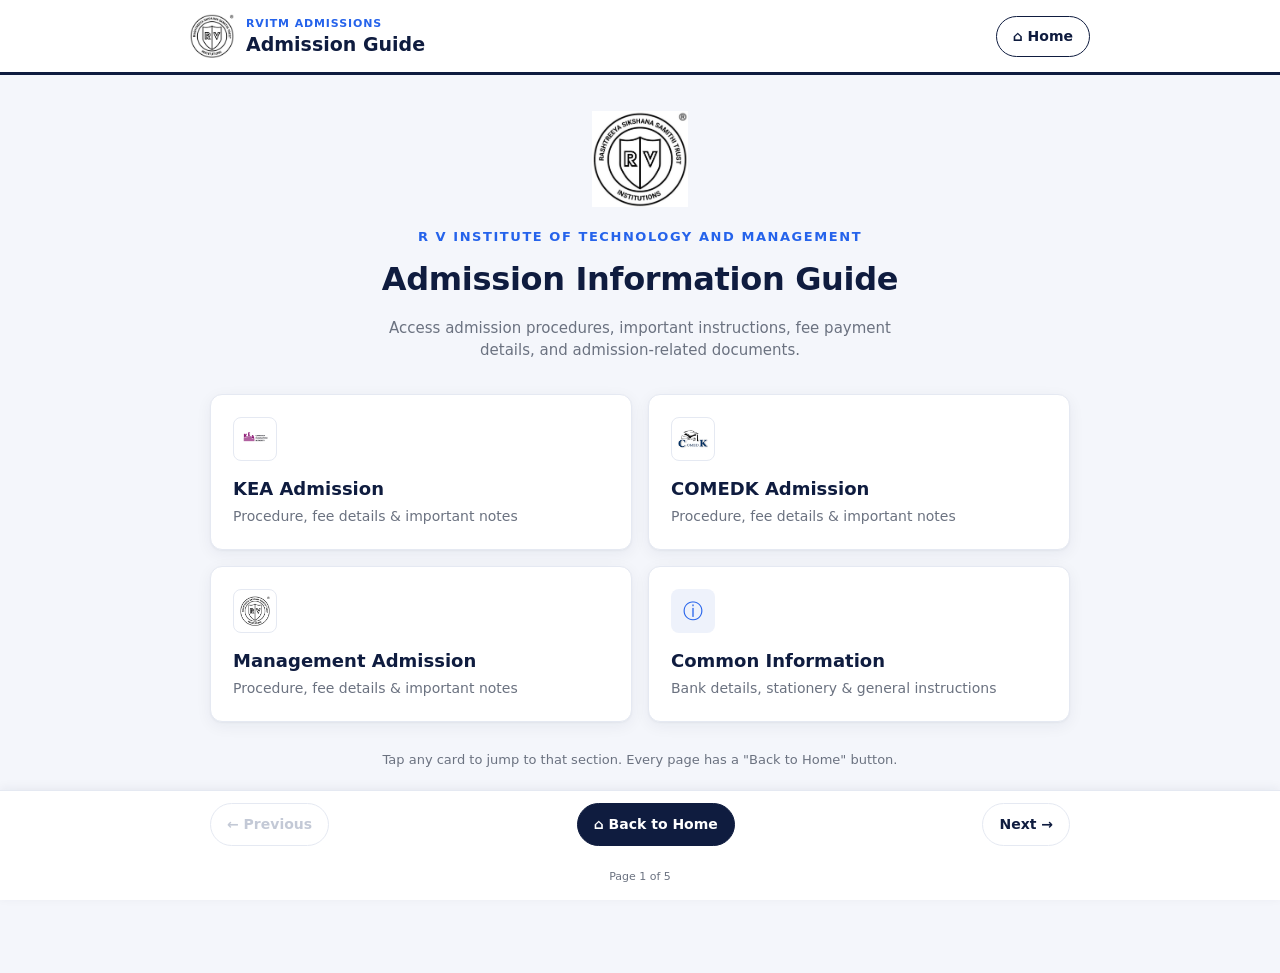
<file: index.html>
<!DOCTYPE html>
<html lang="en">
<head>
<meta charset="UTF-8">
<meta name="viewport" content="width=device-width, initial-scale=1">
<title>Admission Information Guide — RVITM Admissions</title>
<link rel="stylesheet" href="styles.css">
</head>
<body>

<header class="site-header">
  <div class="site-header-inner">
    <div class="brand">
      <img src="assets/rvitm-logo.jpeg" alt="RVITM crest">
      <div class="brand-text">
        <p class="eyebrow">RVITM Admissions</p>
        <p class="title">Admission Guide</p>
      </div>
    </div>
    <a class="home-btn" href="index.html">⌂ Home</a>
  </div>
</header>
<main>
  <div class="home-hero">
    <img class="home-crest" src="assets/rvitm-logo.jpeg" alt="R V Institute of Technology and Management crest">
    <p class="eyebrow">R V Institute of Technology and Management</p>
    <h1>Admission Information Guide</h1>
    <p class="subtitle">Access admission procedures, important instructions, fee payment details, and admission-related documents.</p>
  </div>

  <div class="card-grid">
    <a class="nav-card" href="kea.html">
      <div class="icon-badge logo-badge" aria-hidden="true"><img src="assets/kea-logo.png" alt="KEA logo"></div>
      <h2>KEA Admission</h2>
      <p>Procedure, fee details &amp; important notes</p>
    </a>
    <a class="nav-card" href="comedk.html">
      <div class="icon-badge logo-badge" aria-hidden="true"><img src="assets/comedk-logo.jpeg" alt="COMEDK logo"></div>
      <h2>COMEDK Admission</h2>
      <p>Procedure, fee details &amp; important notes</p>
    </a>
    <a class="nav-card" href="management.html">
      <div class="icon-badge logo-badge" aria-hidden="true"><img src="assets/rvitm-logo.jpeg" alt="RVITM logo"></div>
      <h2>Management Admission</h2>
      <p>Procedure, fee details &amp; important notes</p>
    </a>
    <a class="nav-card" href="common-info.html">
      <div class="icon-badge" aria-hidden="true">ⓘ</div>
      <h2>Common Information</h2>
      <p>Bank details, stationery &amp; general instructions</p>
    </a>
  </div>

  <p class="tap-hint">Tap any card to jump to that section. Every page has a "Back to Home" button.</p>

  <p class="site-footer-text">Rashtreeya Sikshana Samithi Trust · www.rvitm.edu.in</p></main>

<nav class="footer-nav" aria-label="Page navigation">
  <div class="footer-nav-inner">
    <span class="footer-btn is-disabled">← Previous</span>
    <a class="footer-btn home" href="index.html">⌂ Back to Home</a>
    <a class="footer-btn" href="kea.html">Next →</a>
  </div>
  <p class="page-count">Page 1 of 5</p>
</nav>

<script src="script.js"></script>
</body>
</html>
</file>
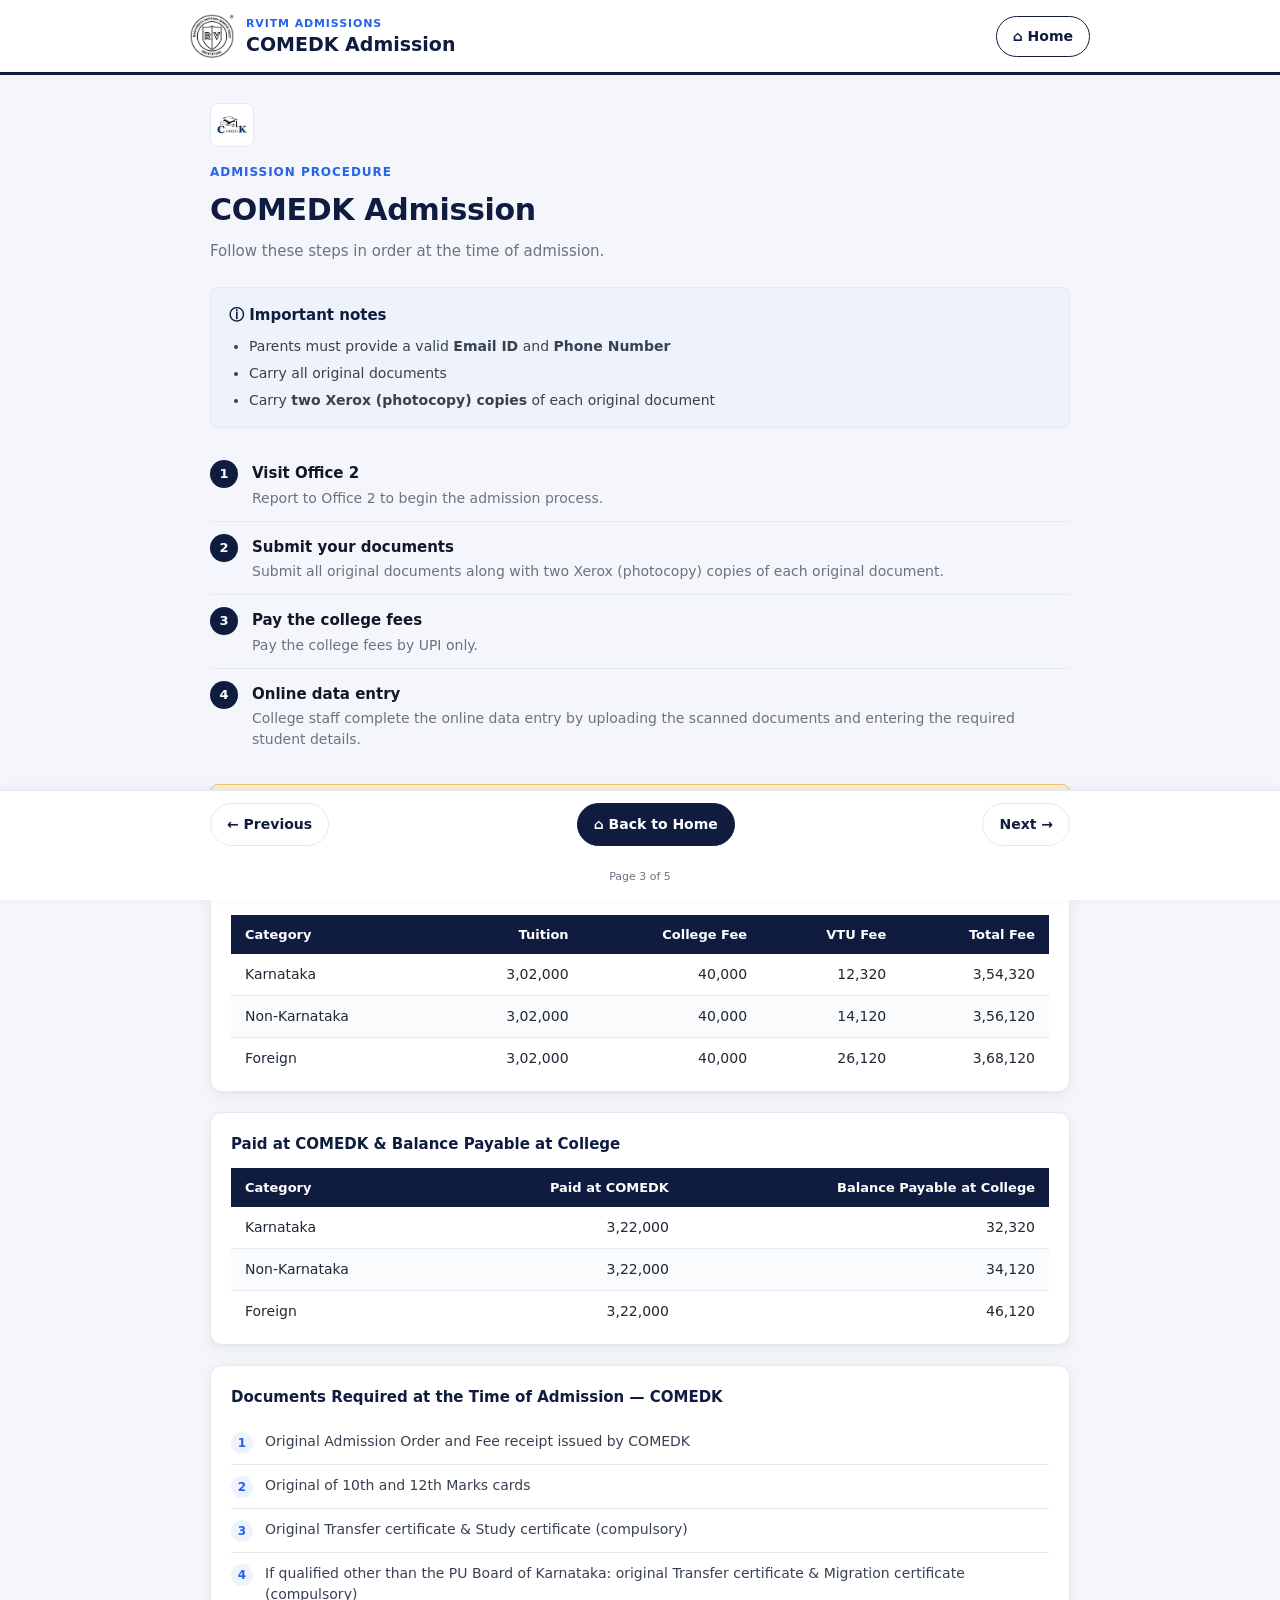
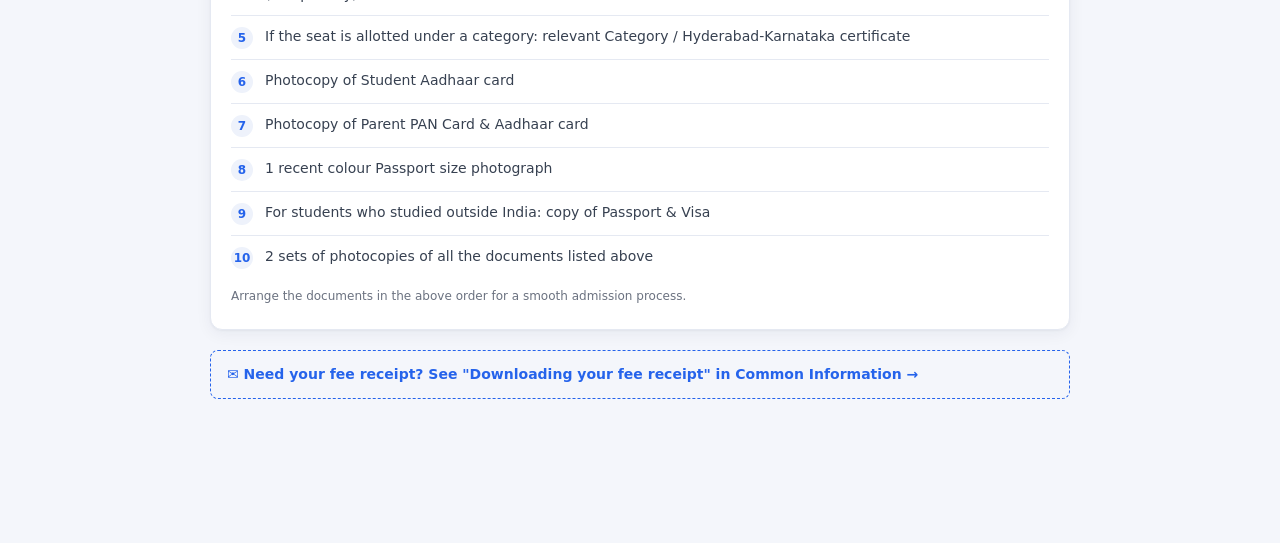
<file: comedk.html>
<!DOCTYPE html>
<html lang="en">
<head>
<meta charset="UTF-8">
<meta name="viewport" content="width=device-width, initial-scale=1">
<title>COMEDK Admission — RVITM Admissions</title>
<link rel="stylesheet" href="styles.css">
</head>
<body>

<header class="site-header">
  <div class="site-header-inner">
    <div class="brand">
      <img src="assets/rvitm-logo.jpeg" alt="RVITM crest">
      <div class="brand-text">
        <p class="eyebrow">RVITM Admissions</p>
        <p class="title">COMEDK Admission</p>
      </div>
    </div>
    <a class="home-btn" href="index.html">⌂ Home</a>
  </div>
</header>
<main>
  <div class="icon-badge logo-badge" aria-hidden="true"><img src="assets/comedk-logo.jpeg" alt="COMEDK logo"></div>
  <p class="page-label">Admission Procedure</p>
  <h1 class="page-heading">COMEDK Admission</h1>
  <p class="page-intro">Follow these steps in order at the time of admission.</p>

  <div class="note-box">
    <h3>ⓘ Important notes</h3>
    <ul>
      <li>Parents must provide a valid <strong>Email ID</strong> and <strong>Phone Number</strong></li>
      <li>Carry all original documents</li>
      <li>Carry <strong>two Xerox (photocopy) copies</strong> of each original document</li>
    </ul>
  </div>

  <ol class="steps">
    <li>
      <span class="step-num">1</span>
      <div class="step-body">
        <h3>Visit Office 2</h3>
        <p>Report to Office 2 to begin the admission process.</p>
      </div>
    </li>
    <li>
      <span class="step-num">2</span>
      <div class="step-body">
        <h3>Submit your documents</h3>
        <p>Submit all original documents along with two Xerox (photocopy) copies of each original document.</p>
      </div>
    </li>
    <li>
      <span class="step-num">3</span>
      <div class="step-body">
        <h3>Pay the college fees</h3>
        <p>Pay the college fees by UPI only.</p>
      </div>
    </li>
    <li>
      <span class="step-num">4</span>
      <div class="step-body">
        <h3>Online data entry</h3>
        <p>College staff complete the online data entry by uploading the scanned documents and entering the required student details.</p>
      </div>
    </li>
  </ol>

  <div class="warning-box">
    <strong>⚠ Important:</strong> Pay college fees by UPI only.
  </div>

  <div class="table-card">
    <h3>COMEDK Fee Structure, by Category</h3>
    <div class="table-scroll">
      <table class="data-table">
        <thead>
          <tr><th>Category</th><th>Tuition</th><th>College Fee</th><th>VTU Fee</th><th>Total Fee</th></tr>
        </thead>
        <tbody>
          <tr><td>Karnataka</td><td>3,02,000</td><td>40,000</td><td>12,320</td><td>3,54,320</td></tr>
          <tr><td>Non-Karnataka</td><td>3,02,000</td><td>40,000</td><td>14,120</td><td>3,56,120</td></tr>
          <tr><td>Foreign</td><td>3,02,000</td><td>40,000</td><td>26,120</td><td>3,68,120</td></tr>
        </tbody>
      </table>
    </div>
  </div>

  <div class="table-card">
    <h3>Paid at COMEDK &amp; Balance Payable at College</h3>
    <div class="table-scroll">
      <table class="data-table">
        <thead>
          <tr><th>Category</th><th>Paid at COMEDK</th><th>Balance Payable at College</th></tr>
        </thead>
        <tbody>
          <tr><td>Karnataka</td><td>3,22,000</td><td>32,320</td></tr>
          <tr><td>Non-Karnataka</td><td>3,22,000</td><td>34,120</td></tr>
          <tr><td>Foreign</td><td>3,22,000</td><td>46,120</td></tr>
        </tbody>
      </table>
    </div>
  </div>

  <div class="table-card">
    <h3>Documents Required at the Time of Admission — COMEDK</h3>
    <ol class="doc-list">
      <li><span class="doc-num">1</span><span>Original Admission Order and Fee receipt issued by COMEDK</span></li>
      <li><span class="doc-num">2</span><span>Original of 10th and 12th Marks cards</span></li>
      <li><span class="doc-num">3</span><span>Original Transfer certificate &amp; Study certificate (compulsory)</span></li>
      <li><span class="doc-num">4</span><span>If qualified other than the PU Board of Karnataka: original Transfer certificate &amp; Migration certificate (compulsory)</span></li>
      <li><span class="doc-num">5</span><span>If the seat is allotted under a category: relevant Category / Hyderabad-Karnataka certificate</span></li>
      <li><span class="doc-num">6</span><span>Photocopy of Student Aadhaar card</span></li>
      <li><span class="doc-num">7</span><span>Photocopy of Parent PAN Card &amp; Aadhaar card</span></li>
      <li><span class="doc-num">8</span><span>1 recent colour Passport size photograph</span></li>
      <li><span class="doc-num">9</span><span>For students who studied outside India: copy of Passport &amp; Visa</span></li>
      <li><span class="doc-num">10</span><span>2 sets of photocopies of all the documents listed above</span></li>
    </ol>
    <p class="table-caption">Arrange the documents in the above order for a smooth admission process.</p>
  </div>

  <a class="callout-link" href="common-info.html#fee-receipt">✉ Need your fee receipt? See "Downloading your fee receipt" in Common Information →</a></main>

<nav class="footer-nav" aria-label="Page navigation">
  <div class="footer-nav-inner">
    <a class="footer-btn" href="kea.html">← Previous</a>
    <a class="footer-btn home" href="index.html">⌂ Back to Home</a>
    <a class="footer-btn" href="management.html">Next →</a>
  </div>
  <p class="page-count">Page 3 of 5</p>
</nav>

<script src="script.js"></script>
</body>
</html>
</file>
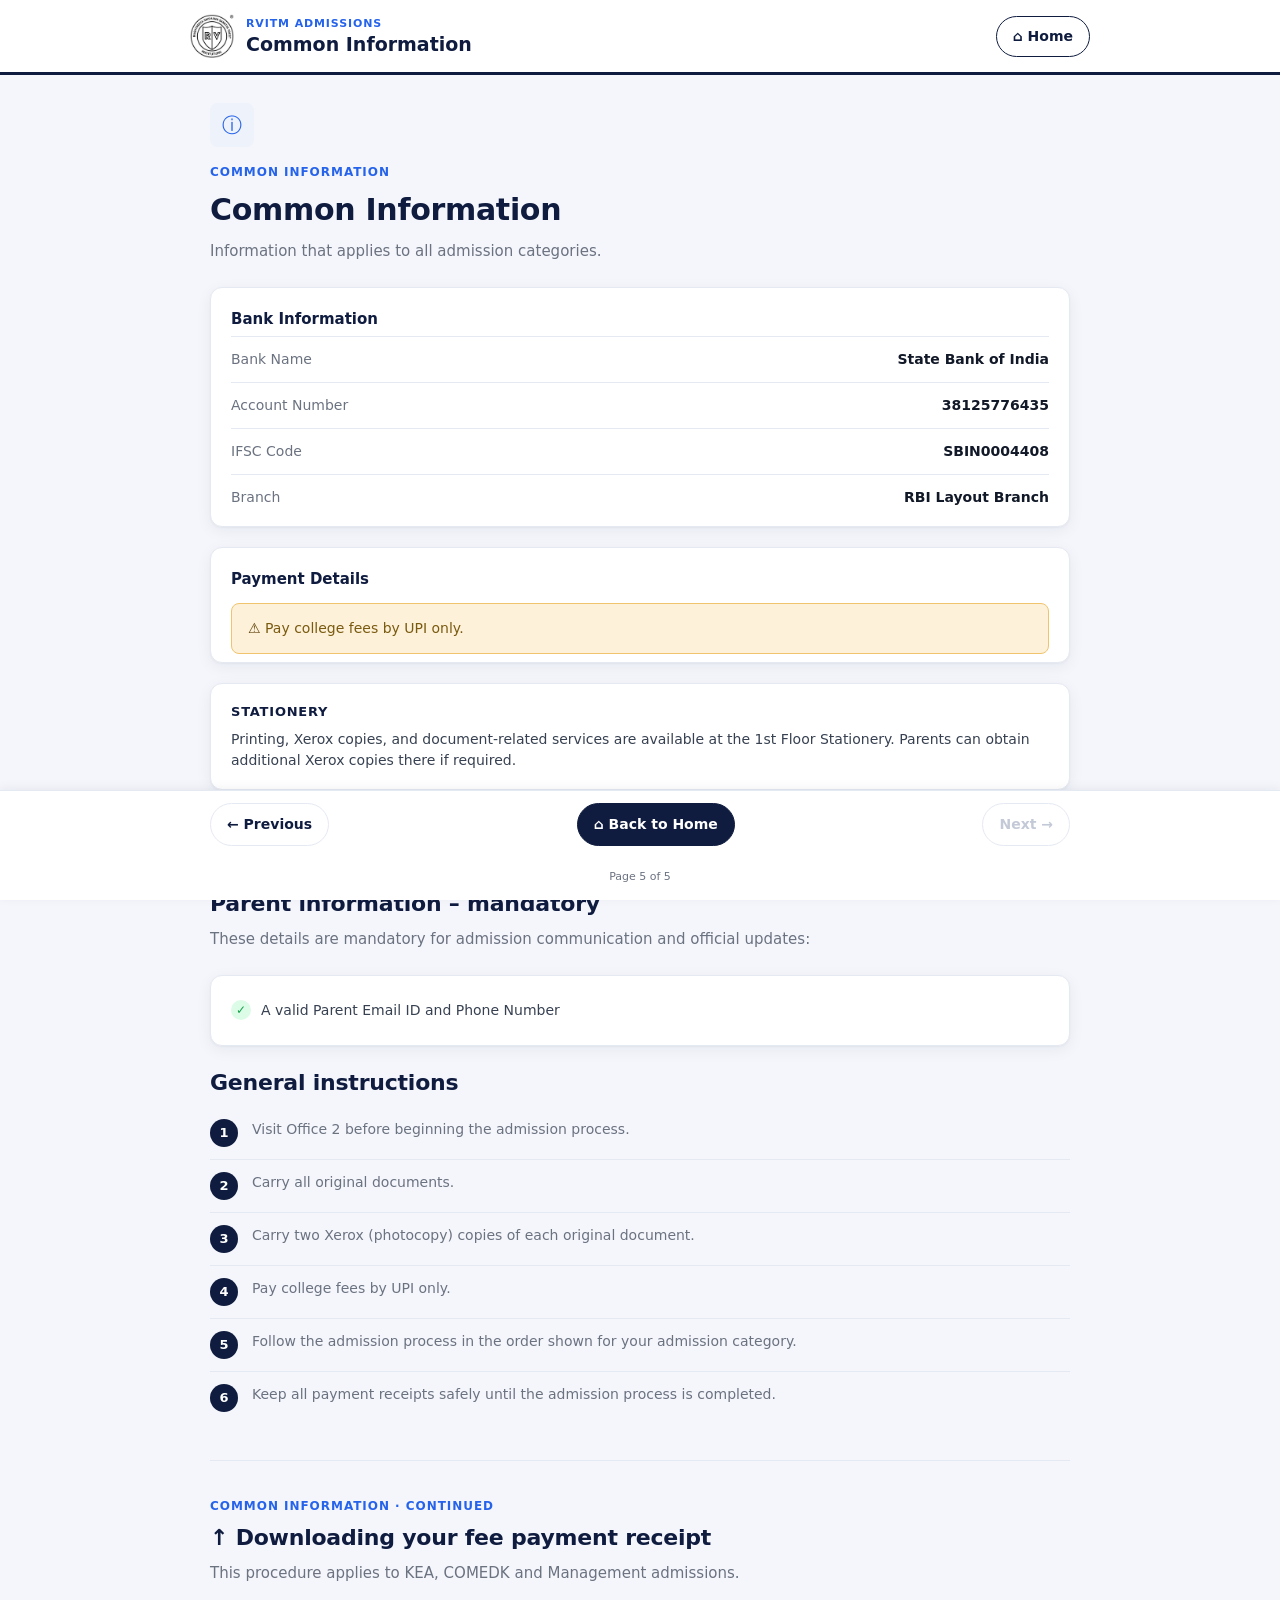
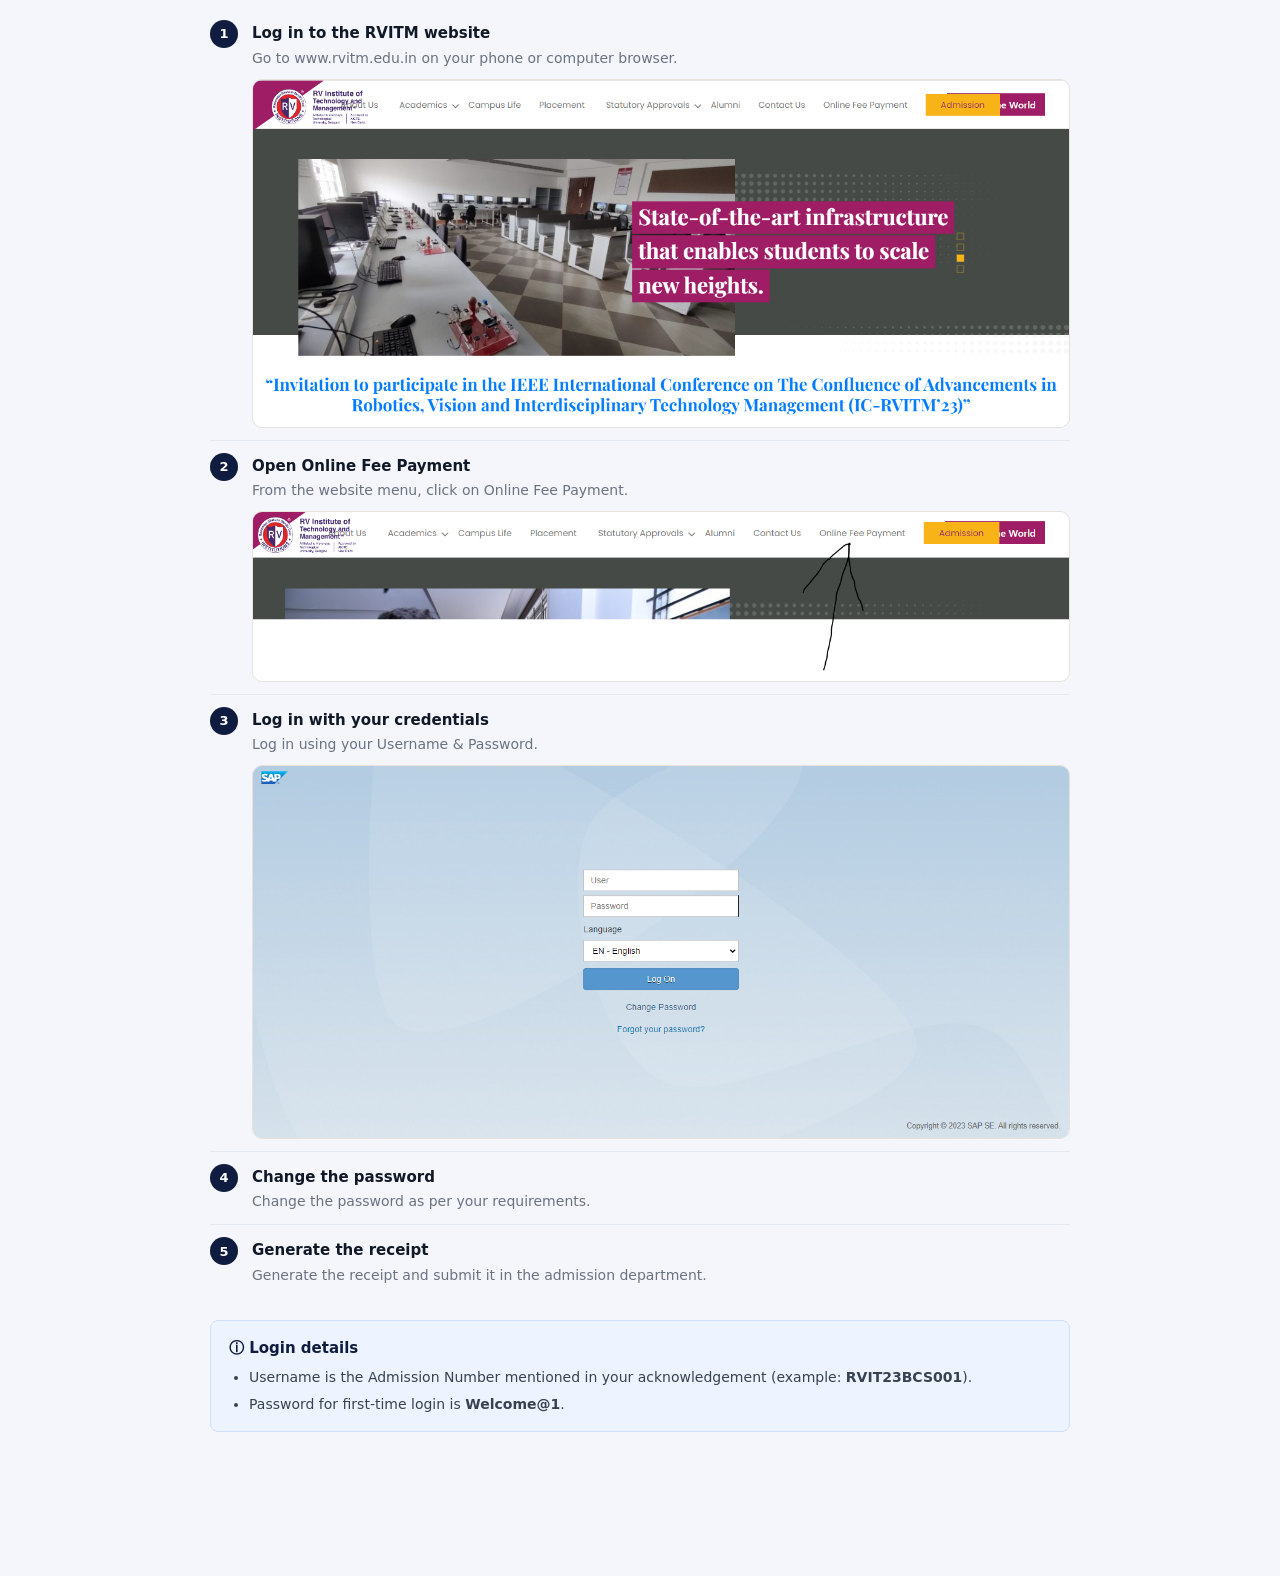
<file: common-info.html>
<!DOCTYPE html>
<html lang="en">
<head>
<meta charset="UTF-8">
<meta name="viewport" content="width=device-width, initial-scale=1">
<title>Common Information — RVITM Admissions</title>
<link rel="stylesheet" href="styles.css">
</head>
<body>

<header class="site-header">
  <div class="site-header-inner">
    <div class="brand">
      <img src="assets/rvitm-logo.jpeg" alt="RVITM crest">
      <div class="brand-text">
        <p class="eyebrow">RVITM Admissions</p>
        <p class="title">Common Information</p>
      </div>
    </div>
    <a class="home-btn" href="index.html">⌂ Home</a>
  </div>
</header>
<main>
  <div class="icon-badge" aria-hidden="true">ⓘ</div>
  <p class="page-label">Common Information</p>
  <h1 class="page-heading">Common Information</h1>
  <p class="page-intro">Information that applies to all admission categories.</p>

  <!-- ================= BANK DETAILS ================= -->
  <section id="bank-info" class="info-section">
    <div class="def-list">
      <h3>Bank Information</h3>
      <div class="def-row"><span class="field">Bank Name</span><span class="value">State Bank of India</span></div>
      <div class="def-row"><span class="field">Account Number</span><span class="value">38125776435</span></div>
      <div class="def-row"><span class="field">IFSC Code</span><span class="value">SBIN0004408</span></div>
      <div class="def-row"><span class="field">Branch</span><span class="value">RBI Layout Branch</span></div>
    </div>

    <div class="table-card">
      <h3>Payment Details</h3>
      <div class="warning-box" style="margin:0;">
        <strong>⚠</strong> Pay college fees by UPI only.
      </div>
    </div>

    <div class="step-block stationery-block">
      <h3>Stationery</h3>
      <p>Printing, Xerox copies, and document-related services are available at the 1st Floor Stationery. Parents can obtain additional Xerox copies there if required.</p>
    </div>
  </section>

  <hr class="section-divider">

  <!-- ================= PARENT INFO ================= -->
  <section id="parent-info" class="info-section">
    <p class="page-label">Common Information · Continued</p>
    <h2 class="page-heading" style="font-size:22px;">Parent information – mandatory</h2>
    <p class="page-intro">These details are mandatory for admission communication and official updates:</p>

    <ul class="checklist">
      <li><span class="check-mark">✓</span> A valid Parent Email ID and Phone Number</li>
    </ul>
  </section>

  <!-- ================= GENERAL INSTRUCTIONS ================= -->
  <section id="general-instructions" class="info-section">
    <h2 class="page-heading" style="font-size:22px;">General instructions</h2>
    <ol class="steps">
      <li>
        <span class="step-num">1</span>
        <div class="step-body"><p>Visit Office 2 before beginning the admission process.</p></div>
      </li>
      <li>
        <span class="step-num">2</span>
        <div class="step-body"><p>Carry all original documents.</p></div>
      </li>
      <li>
        <span class="step-num">3</span>
        <div class="step-body"><p>Carry two Xerox (photocopy) copies of each original document.</p></div>
      </li>
      <li>
        <span class="step-num">4</span>
        <div class="step-body"><p>Pay college fees by UPI only.</p></div>
      </li>
      <li>
        <span class="step-num">5</span>
        <div class="step-body"><p>Follow the admission process in the order shown for your admission category.</p></div>
      </li>
      <li>
        <span class="step-num">6</span>
        <div class="step-body"><p>Keep all payment receipts safely until the admission process is completed.</p></div>
      </li>
    </ol>
  </section>

  <hr class="section-divider">

  <!-- ================= FEE RECEIPT ================= -->
  <section id="fee-receipt" class="info-section">
    <p class="page-label">Common Information · Continued</p>
    <h2 class="page-heading" style="font-size:22px;">↑ Downloading your fee payment receipt</h2>
    <p class="page-intro">This procedure applies to KEA, COMEDK and Management admissions.</p>

    <ol class="steps">
      <li>
        <span class="step-num">1</span>
        <div class="step-body">
          <h3>Log in to the RVITM website</h3>
          <p>Go to www.rvitm.edu.in on your phone or computer browser.</p>
          <img src="assets/step1-login-rvitm-website.png" alt="RVITM website homepage" class="step-screenshot">
        </div>
      </li>
      <li>
        <span class="step-num">2</span>
        <div class="step-body">
          <h3>Open Online Fee Payment</h3>
          <p>From the website menu, click on Online Fee Payment.</p>
          <img src="assets/step2-online-fee-payment.png" alt="Online Fee Payment menu location" class="step-screenshot">
        </div>
      </li>
      <li>
        <span class="step-num">3</span>
        <div class="step-body">
          <h3>Log in with your credentials</h3>
          <p>Log in using your Username &amp; Password.</p>
          <img src="assets/step3-login-username-password.png" alt="SAP login screen with username and password fields" class="step-screenshot">
        </div>
      </li>
      <li>
        <span class="step-num">4</span>
        <div class="step-body">
          <h3>Change the password</h3>
          <p>Change the password as per your requirements.</p>
        </div>
      </li>
      <li>
        <span class="step-num">5</span>
        <div class="step-body">
          <h3>Generate the receipt</h3>
          <p>Generate the receipt and submit it in the admission department.</p>
        </div>
      </li>
    </ol>

    <div class="login-box">
      <h3>ⓘ Login details</h3>
      <ul>
        <li>Username is the Admission Number mentioned in your acknowledgement (example: <strong>RVIT23BCS001</strong>).</li>
        <li>Password for first-time login is <strong>Welcome@1</strong>.</li>
      </ul>
    </div>
  </section></main>

<nav class="footer-nav" aria-label="Page navigation">
  <div class="footer-nav-inner">
    <a class="footer-btn" href="management.html">← Previous</a>
    <a class="footer-btn home" href="index.html">⌂ Back to Home</a>
    <span class="footer-btn is-disabled">Next →</span>
  </div>
  <p class="page-count">Page 5 of 5</p>
</nav>

<script src="script.js"></script>
</body>
</html>
</file>
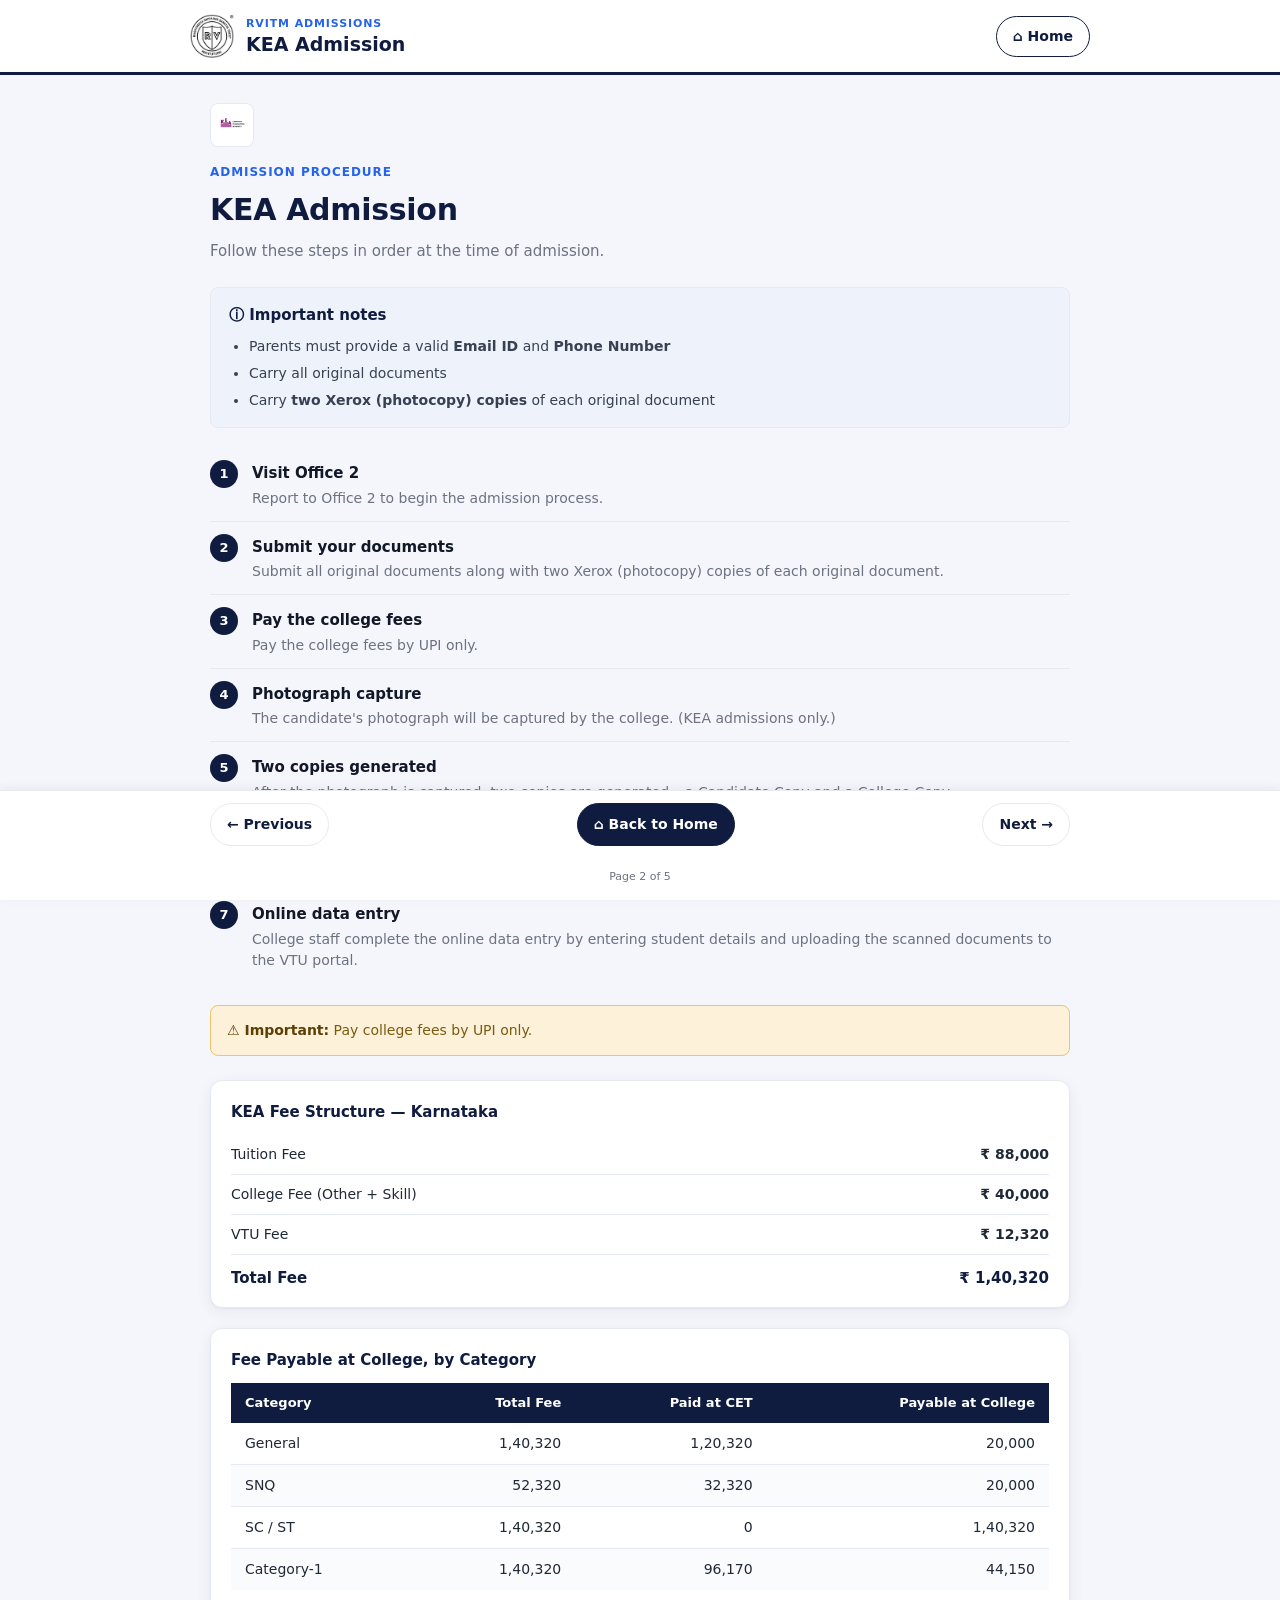
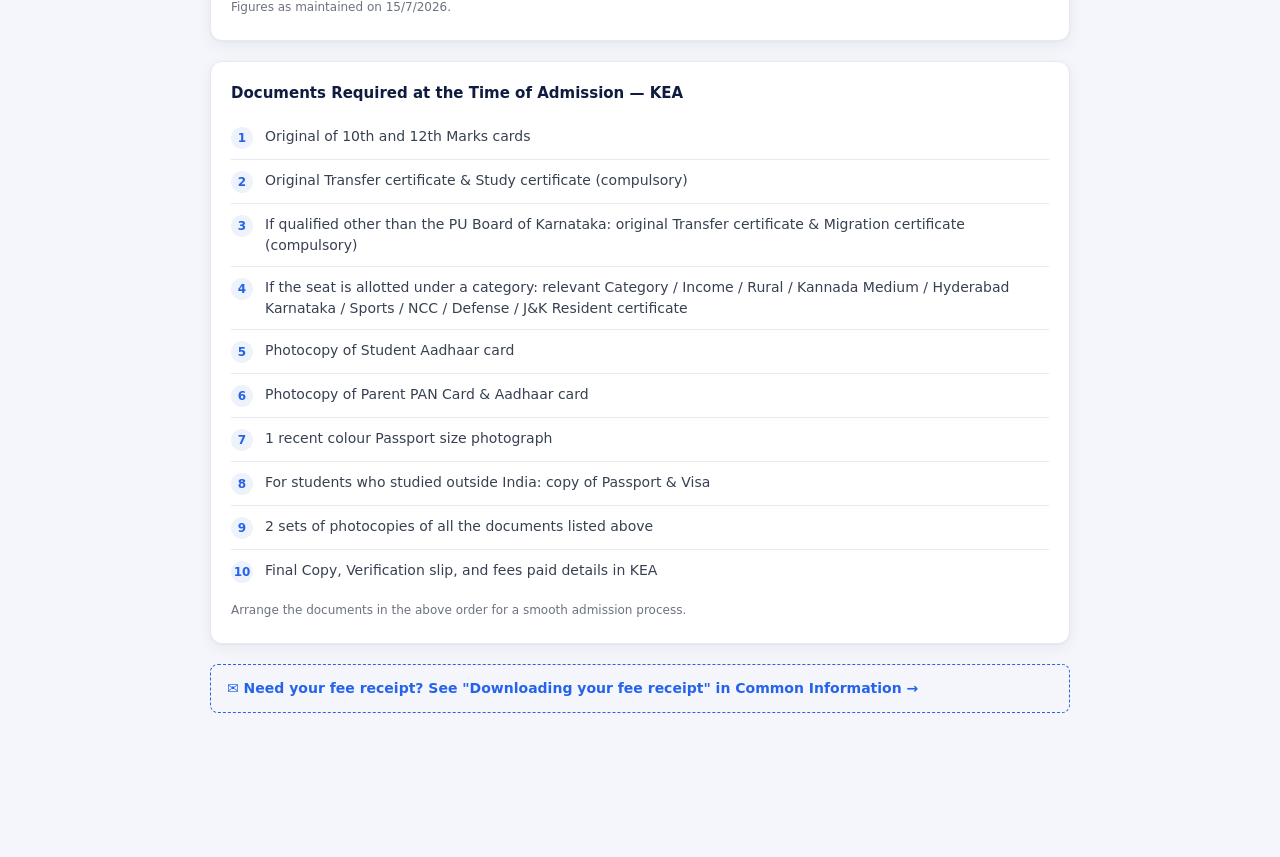
<file: kea.html>
<!DOCTYPE html>
<html lang="en">
<head>
<meta charset="UTF-8">
<meta name="viewport" content="width=device-width, initial-scale=1">
<title>KEA Admission — RVITM Admissions</title>
<link rel="stylesheet" href="styles.css">
</head>
<body>

<header class="site-header">
  <div class="site-header-inner">
    <div class="brand">
      <img src="assets/rvitm-logo.jpeg" alt="RVITM crest">
      <div class="brand-text">
        <p class="eyebrow">RVITM Admissions</p>
        <p class="title">KEA Admission</p>
      </div>
    </div>
    <a class="home-btn" href="index.html">⌂ Home</a>
  </div>
</header>
<main>
  <div class="icon-badge logo-badge" aria-hidden="true"><img src="assets/kea-logo.png" alt="KEA logo"></div>
  <p class="page-label">Admission Procedure</p>
  <h1 class="page-heading">KEA Admission</h1>
  <p class="page-intro">Follow these steps in order at the time of admission.</p>

  <div class="note-box">
    <h3>ⓘ Important notes</h3>
    <ul>
      <li>Parents must provide a valid <strong>Email ID</strong> and <strong>Phone Number</strong></li>
      <li>Carry all original documents</li>
      <li>Carry <strong>two Xerox (photocopy) copies</strong> of each original document</li>
    </ul>
  </div>

  <ol class="steps">
    <li>
      <span class="step-num">1</span>
      <div class="step-body">
        <h3>Visit Office 2</h3>
        <p>Report to Office 2 to begin the admission process.</p>
      </div>
    </li>
    <li>
      <span class="step-num">2</span>
      <div class="step-body">
        <h3>Submit your documents</h3>
        <p>Submit all original documents along with two Xerox (photocopy) copies of each original document.</p>
      </div>
    </li>
    <li>
      <span class="step-num">3</span>
      <div class="step-body">
        <h3>Pay the college fees</h3>
        <p>Pay the college fees by UPI only.</p>
      </div>
    </li>
    <li>
      <span class="step-num">4</span>
      <div class="step-body">
        <h3>Photograph capture</h3>
        <p>The candidate's photograph will be captured by the college. (KEA admissions only.)</p>
      </div>
    </li>
    <li>
      <span class="step-num">5</span>
      <div class="step-body">
        <h3>Two copies generated</h3>
        <p>After the photograph is captured, two copies are generated – a Candidate Copy and a College Copy.</p>
      </div>
    </li>
    <li>
      <span class="step-num">6</span>
      <div class="step-body">
        <h3>College copy processed</h3>
        <p>The College Copy is scanned, uploaded, and attached to the student's admission record.</p>
      </div>
    </li>
    <li>
      <span class="step-num">7</span>
      <div class="step-body">
        <h3>Online data entry</h3>
        <p>College staff complete the online data entry by entering student details and uploading the scanned documents to the VTU portal.</p>
      </div>
    </li>
  </ol>

  <div class="warning-box">
    <strong>⚠ Important:</strong> Pay college fees by UPI only.
  </div>

  <div class="table-card">
    <h3>KEA Fee Structure — Karnataka</h3>
    <table class="simple-rows">
      <tr><td>Tuition Fee</td><td>₹ 88,000</td></tr>
      <tr><td>College Fee (Other + Skill)</td><td>₹ 40,000</td></tr>
      <tr><td>VTU Fee</td><td>₹ 12,320</td></tr>
      <tr><td>Total Fee</td><td>₹ 1,40,320</td></tr>
    </table>
  </div>

  <div class="table-card">
    <h3>Fee Payable at College, by Category</h3>
    <div class="table-scroll">
      <table class="data-table">
        <thead>
          <tr><th>Category</th><th>Total Fee</th><th>Paid at CET</th><th>Payable at College</th></tr>
        </thead>
        <tbody>
          <tr><td>General</td><td>1,40,320</td><td>1,20,320</td><td>20,000</td></tr>
          <tr><td>SNQ</td><td>52,320</td><td>32,320</td><td>20,000</td></tr>
          <tr><td>SC / ST</td><td>1,40,320</td><td>0</td><td>1,40,320</td></tr>
          <tr><td>Category-1</td><td>1,40,320</td><td>96,170</td><td>44,150</td></tr>
        </tbody>
      </table>
    </div>
    <p class="table-caption">Figures as maintained on 15/7/2026.</p>
  </div>

  <div class="table-card">
    <h3>Documents Required at the Time of Admission — KEA</h3>
    <ol class="doc-list">
      <li><span class="doc-num">1</span><span>Original of 10th and 12th Marks cards</span></li>
      <li><span class="doc-num">2</span><span>Original Transfer certificate &amp; Study certificate (compulsory)</span></li>
      <li><span class="doc-num">3</span><span>If qualified other than the PU Board of Karnataka: original Transfer certificate &amp; Migration certificate (compulsory)</span></li>
      <li><span class="doc-num">4</span><span>If the seat is allotted under a category: relevant Category / Income / Rural / Kannada Medium / Hyderabad Karnataka / Sports / NCC / Defense / J&amp;K Resident certificate</span></li>
      <li><span class="doc-num">5</span><span>Photocopy of Student Aadhaar card</span></li>
      <li><span class="doc-num">6</span><span>Photocopy of Parent PAN Card &amp; Aadhaar card</span></li>
      <li><span class="doc-num">7</span><span>1 recent colour Passport size photograph</span></li>
      <li><span class="doc-num">8</span><span>For students who studied outside India: copy of Passport &amp; Visa</span></li>
      <li><span class="doc-num">9</span><span>2 sets of photocopies of all the documents listed above</span></li>
      <li><span class="doc-num">10</span><span>Final Copy, Verification slip, and fees paid details in KEA</span></li>
    </ol>
    <p class="table-caption">Arrange the documents in the above order for a smooth admission process.</p>
  </div>

  <a class="callout-link" href="common-info.html#fee-receipt">✉ Need your fee receipt? See "Downloading your fee receipt" in Common Information →</a></main>

<nav class="footer-nav" aria-label="Page navigation">
  <div class="footer-nav-inner">
    <a class="footer-btn" href="index.html">← Previous</a>
    <a class="footer-btn home" href="index.html">⌂ Back to Home</a>
    <a class="footer-btn" href="comedk.html">Next →</a>
  </div>
  <p class="page-count">Page 2 of 5</p>
</nav>

<script src="script.js"></script>
</body>
</html>
</file>
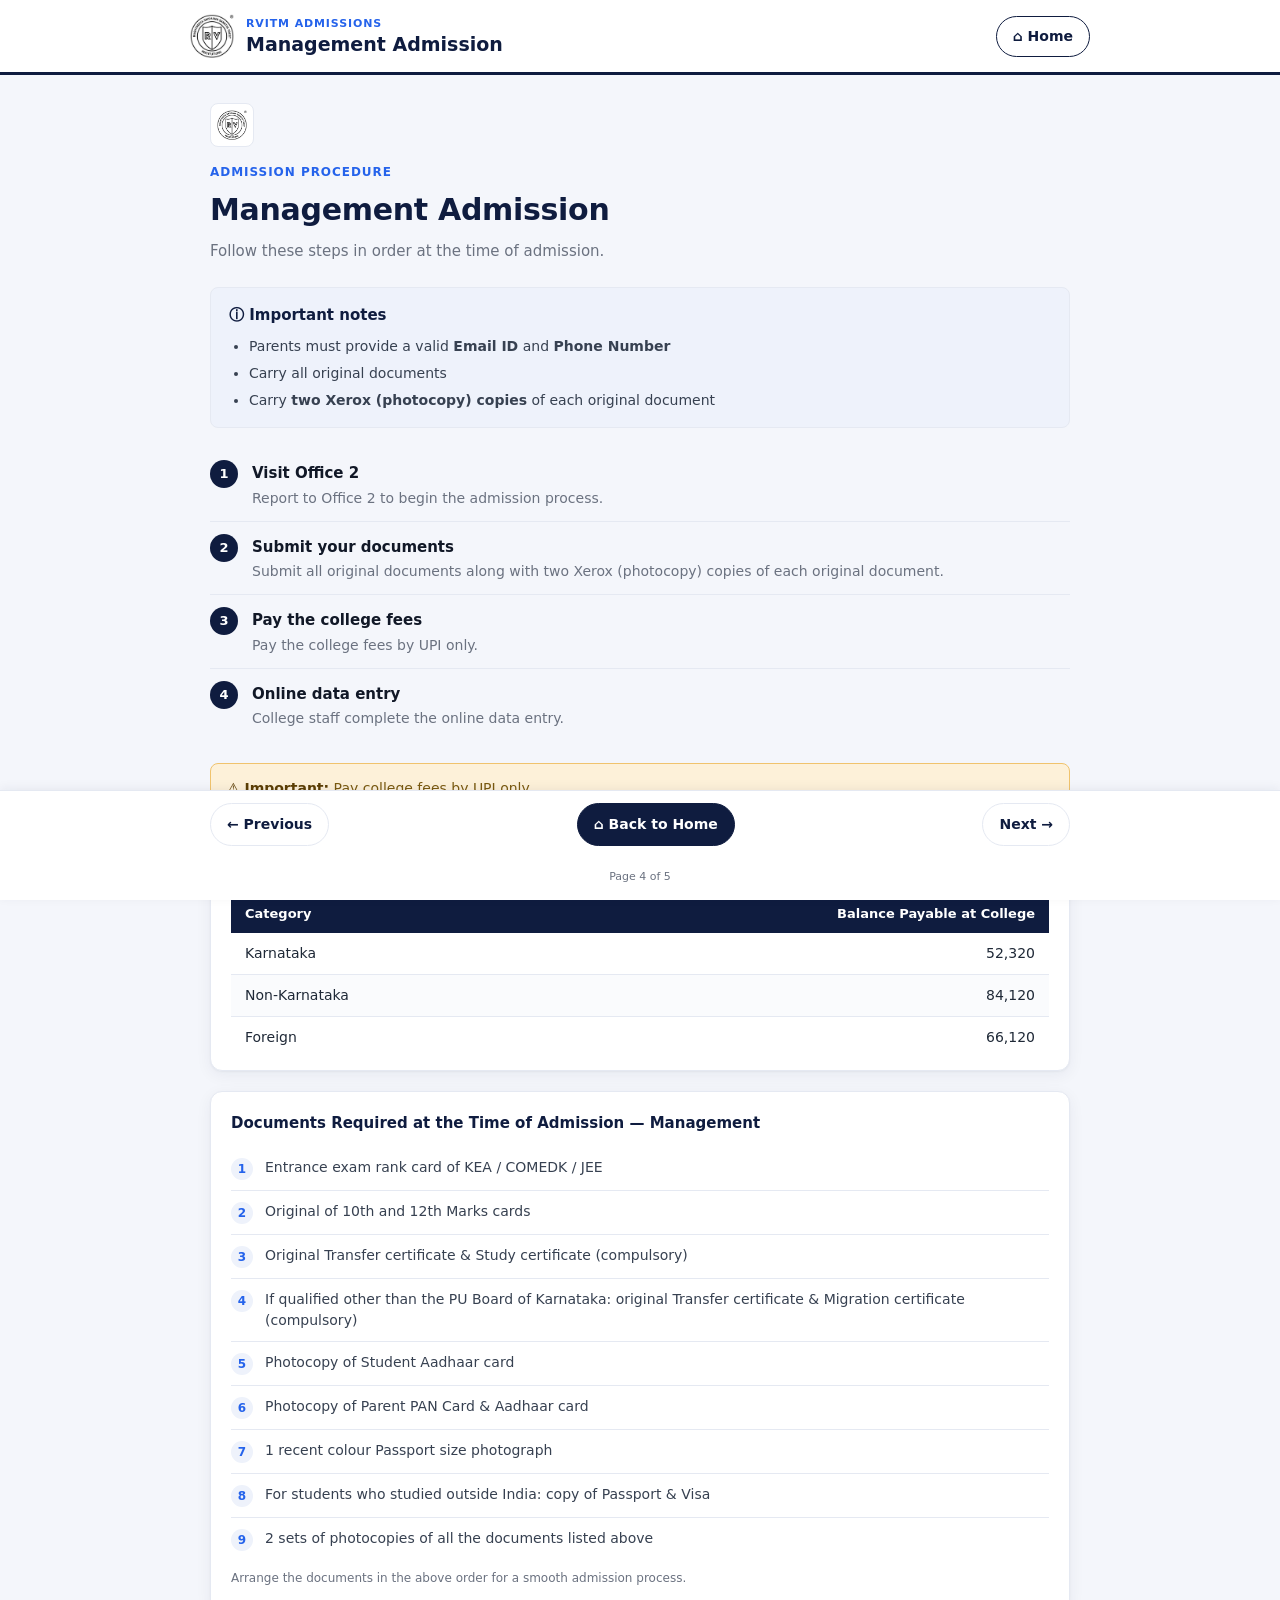
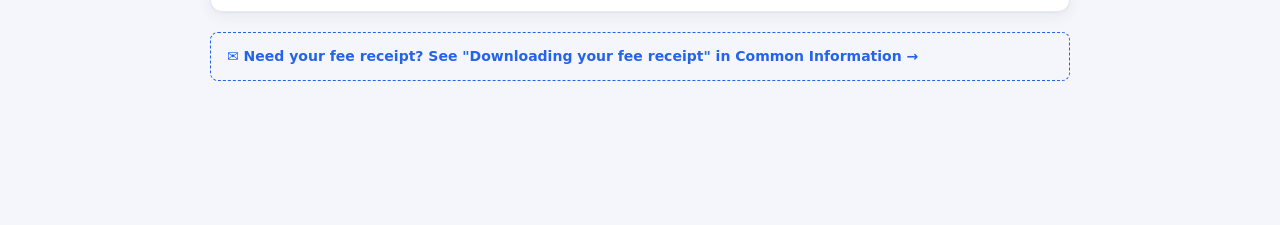
<file: management.html>
<!DOCTYPE html>
<html lang="en">
<head>
<meta charset="UTF-8">
<meta name="viewport" content="width=device-width, initial-scale=1">
<title>Management Admission — RVITM Admissions</title>
<link rel="stylesheet" href="styles.css">
</head>
<body>

<header class="site-header">
  <div class="site-header-inner">
    <div class="brand">
      <img src="assets/rvitm-logo.jpeg" alt="RVITM crest">
      <div class="brand-text">
        <p class="eyebrow">RVITM Admissions</p>
        <p class="title">Management Admission</p>
      </div>
    </div>
    <a class="home-btn" href="index.html">⌂ Home</a>
  </div>
</header>
<main>
  <div class="icon-badge logo-badge" aria-hidden="true"><img src="assets/rvitm-logo.jpeg" alt="RVITM logo"></div>
  <p class="page-label">Admission Procedure</p>
  <h1 class="page-heading">Management Admission</h1>
  <p class="page-intro">Follow these steps in order at the time of admission.</p>

  <div class="note-box">
    <h3>ⓘ Important notes</h3>
    <ul>
      <li>Parents must provide a valid <strong>Email ID</strong> and <strong>Phone Number</strong></li>
      <li>Carry all original documents</li>
      <li>Carry <strong>two Xerox (photocopy) copies</strong> of each original document</li>
    </ul>
  </div>

  <ol class="steps">
    <li>
      <span class="step-num">1</span>
      <div class="step-body">
        <h3>Visit Office 2</h3>
        <p>Report to Office 2 to begin the admission process.</p>
      </div>
    </li>
    <li>
      <span class="step-num">2</span>
      <div class="step-body">
        <h3>Submit your documents</h3>
        <p>Submit all original documents along with two Xerox (photocopy) copies of each original document.</p>
      </div>
    </li>
    <li>
      <span class="step-num">3</span>
      <div class="step-body">
        <h3>Pay the college fees</h3>
        <p>Pay the college fees by UPI only.</p>
      </div>
    </li>
    <li>
      <span class="step-num">4</span>
      <div class="step-body">
        <h3>Online data entry</h3>
        <p>College staff complete the online data entry.</p>
      </div>
    </li>
  </ol>

  <div class="warning-box">
    <strong>⚠ Important:</strong> Pay college fees by UPI only.
  </div>

  <div class="table-card">
    <h3>Management Quota — Balance Payable at College</h3>
    <div class="table-scroll">
      <table class="data-table">
        <thead>
          <tr><th>Category</th><th>Balance Payable at College</th></tr>
        </thead>
        <tbody>
          <tr><td>Karnataka</td><td>52,320</td></tr>
          <tr><td>Non-Karnataka</td><td>84,120</td></tr>
          <tr><td>Foreign</td><td>66,120</td></tr>
        </tbody>
      </table>
    </div>
  </div>

  <div class="table-card">
    <h3>Documents Required at the Time of Admission — Management</h3>
    <ol class="doc-list">
      <li><span class="doc-num">1</span><span>Entrance exam rank card of KEA / COMEDK / JEE</span></li>
      <li><span class="doc-num">2</span><span>Original of 10th and 12th Marks cards</span></li>
      <li><span class="doc-num">3</span><span>Original Transfer certificate &amp; Study certificate (compulsory)</span></li>
      <li><span class="doc-num">4</span><span>If qualified other than the PU Board of Karnataka: original Transfer certificate &amp; Migration certificate (compulsory)</span></li>
      <li><span class="doc-num">5</span><span>Photocopy of Student Aadhaar card</span></li>
      <li><span class="doc-num">6</span><span>Photocopy of Parent PAN Card &amp; Aadhaar card</span></li>
      <li><span class="doc-num">7</span><span>1 recent colour Passport size photograph</span></li>
      <li><span class="doc-num">8</span><span>For students who studied outside India: copy of Passport &amp; Visa</span></li>
      <li><span class="doc-num">9</span><span>2 sets of photocopies of all the documents listed above</span></li>
    </ol>
    <p class="table-caption">Arrange the documents in the above order for a smooth admission process.</p>
  </div>

  <a class="callout-link" href="common-info.html#fee-receipt">✉ Need your fee receipt? See "Downloading your fee receipt" in Common Information →</a></main>

<nav class="footer-nav" aria-label="Page navigation">
  <div class="footer-nav-inner">
    <a class="footer-btn" href="comedk.html">← Previous</a>
    <a class="footer-btn home" href="index.html">⌂ Back to Home</a>
    <a class="footer-btn" href="common-info.html">Next →</a>
  </div>
  <p class="page-count">Page 4 of 5</p>
</nav>

<script src="script.js"></script>
</body>
</html>
</file>
<file: styles.css>
/* ===========================================================
   RVITM Admission Guide — shared stylesheet
   =========================================================== */

:root {
  --navy: #0f1c3f;
  --blue: #2563eb;
  --bg-page: #f4f6fb;
  --bg-card: #ffffff;
  --warning-bg: #fdf1d9;
  --warning-border: #f0c36d;
  --table-header-bg: #0f1c3f;
  --table-header-text: #ffffff;
  --text-muted: #6b7280;
  --border-soft: #e5e9f2;
  --note-bg: #eef2fb;
  --radius: 12px;
  --radius-sm: 8px;
  --font: 'Inter', system-ui, -apple-system, BlinkMacSystemFont, 'Segoe UI', sans-serif;
  --shadow-card: 0 1px 2px rgba(15, 28, 63, 0.04), 0 4px 16px rgba(15, 28, 63, 0.06);
  --max-width: 900px;
}

* { box-sizing: border-box; }

html { scroll-behavior: smooth; }

body {
  margin: 0;
  font-family: var(--font);
  background: var(--bg-page);
  color: #1f2937;
  line-height: 1.5;
  -webkit-font-smoothing: antialiased;
  padding-bottom: 84px; /* space for fixed footer */
}

a { color: inherit; text-decoration: none; }

img { max-width: 100%; display: block; }

/* ---------- Header ---------- */

.site-header {
  position: sticky;
  top: 0;
  z-index: 20;
  background: #ffffff;
  border-bottom: 3px solid var(--navy);
  padding: 14px 20px;
}

.site-header-inner {
  max-width: var(--max-width);
  width: 100%;
  margin: 0 auto;
  display: flex;
  align-items: center;
  justify-content: space-between;
  gap: 12px;
}

.site-header .brand {
  display: flex;
  align-items: center;
  gap: 12px;
  min-width: 0;
}

.site-header .brand img {
  width: 44px;
  height: 44px;
  flex-shrink: 0;
}

.site-header .brand-text .eyebrow {
  font-size: 11px;
  font-weight: 700;
  letter-spacing: 0.08em;
  color: var(--blue);
  text-transform: uppercase;
  margin: 0 0 2px;
}

.site-header .brand-text .title {
  font-size: 19px;
  font-weight: 800;
  color: var(--navy);
  margin: 0;
  line-height: 1.15;
}

.home-btn {
  display: inline-flex;
  align-items: center;
  gap: 6px;
  padding: 9px 16px;
  border-radius: 999px;
  border: 1.5px solid var(--navy);
  color: var(--navy);
  font-weight: 700;
  font-size: 14px;
  white-space: nowrap;
  flex-shrink: 0;
  transition: background 0.15s ease, color 0.15s ease;
}

.home-btn:hover {
  background: var(--navy);
  color: #ffffff;
}

/* ---------- Main layout ---------- */

main {
  max-width: var(--max-width);
  width: 100%;
  margin: 0 auto;
  padding: 28px 20px 40px;
}

.page-label {
  font-size: 12px;
  font-weight: 700;
  letter-spacing: 0.08em;
  text-transform: uppercase;
  color: var(--blue);
  margin: 0 0 6px;
}

.page-heading {
  font-size: 30px;
  font-weight: 800;
  color: var(--navy);
  margin: 0 0 8px;
  letter-spacing: -0.01em;
}

.page-intro {
  color: var(--text-muted);
  font-size: 15px;
  margin: 0 0 24px;
}

.icon-badge {
  width: 44px;
  height: 44px;
  border-radius: var(--radius-sm);
  background: var(--note-bg);
  color: var(--blue);
  display: flex;
  align-items: center;
  justify-content: center;
  font-size: 20px;
  margin-bottom: 16px;
}

/* ---------- Home cards ---------- */

.card-grid {
  display: grid;
  grid-template-columns: 1fr 1fr;
  gap: 16px;
  margin-top: 8px;
}

@media (max-width: 640px) {
  .card-grid { grid-template-columns: 1fr; }
}

.nav-card {
  display: block;
  background: var(--bg-card);
  border: 1px solid var(--border-soft);
  border-radius: var(--radius);
  box-shadow: var(--shadow-card);
  padding: 22px;
  transition: transform 0.15s ease, box-shadow 0.15s ease;
}

.nav-card:hover {
  transform: translateY(-2px);
  box-shadow: 0 6px 20px rgba(15, 28, 63, 0.12);
}

.nav-card .icon-badge { margin-bottom: 14px; }

.nav-card h2 {
  font-size: 18px;
  font-weight: 700;
  color: var(--navy);
  margin: 0 0 4px;
}

.nav-card p {
  font-size: 14px;
  color: var(--text-muted);
  margin: 0;
}

.home-crest {
  display: block;
  width: 96px;
  height: 96px;
  margin: 8px auto 20px;
}

.home-hero {
  text-align: center;
  margin-bottom: 32px;
}

.home-hero .eyebrow {
  font-size: 13px;
  font-weight: 700;
  letter-spacing: 0.12em;
  color: var(--blue);
  text-transform: uppercase;
  margin: 0 0 8px;
}

.home-hero h1 {
  font-size: 32px;
  font-weight: 800;
  color: var(--navy);
  margin: 0 0 14px;
  letter-spacing: -0.01em;
}

.home-hero .subtitle {
  color: var(--text-muted);
  font-size: 15px;
  max-width: 520px;
  margin: 0 auto;
}

.tap-hint {
  text-align: center;
  color: var(--text-muted);
  font-size: 13px;
  margin: 28px 0 0;
}

.site-footer-text {
  text-align: center;
  color: var(--text-muted);
  font-size: 13px;
  border-top: 1px solid var(--border-soft);
  margin-top: 28px;
  padding-top: 18px;
}

/* ---------- Steps ---------- */

ol.steps {
  list-style: none;
  margin: 0 0 22px;
  padding: 0;
  counter-reset: step;
}

ol.steps li {
  display: flex;
  gap: 14px;
  padding: 12px 0;
  border-bottom: 1px solid var(--border-soft);
}

ol.steps li:last-child { border-bottom: none; }

.step-num {
  flex-shrink: 0;
  width: 28px;
  height: 28px;
  border-radius: 50%;
  background: var(--navy);
  color: #fff;
  font-size: 13px;
  font-weight: 700;
  display: flex;
  align-items: center;
  justify-content: center;
}

.step-body h3 {
  margin: 2px 0 3px;
  font-size: 15px;
  font-weight: 700;
  color: #111827;
}

.step-body p {
  margin: 0;
  font-size: 14px;
  color: var(--text-muted);
}

/* ---------- Warning / callout boxes ---------- */

.warning-box {
  background: var(--warning-bg);
  border: 1px solid var(--warning-border);
  border-radius: var(--radius-sm);
  padding: 14px 16px;
  font-size: 14px;
  color: #7a5a10;
  margin: 0 0 24px;
}

.warning-box strong { color: #5c3f05; }

.note-box {
  background: var(--note-bg);
  border: 1px solid var(--border-soft);
  border-radius: var(--radius-sm);
  padding: 16px 18px;
  margin: 0 0 20px;
}

.note-box h3 {
  margin: 0 0 10px;
  font-size: 15px;
  color: var(--navy);
  display: flex;
  align-items: center;
  gap: 6px;
}

.note-box ul {
  margin: 0;
  padding-left: 20px;
  font-size: 14px;
  color: #374151;
}

.note-box li { margin-bottom: 6px; }
.note-box li:last-child { margin-bottom: 0; }

.callout-link {
  display: block;
  border: 1.5px dashed var(--blue);
  border-radius: var(--radius-sm);
  padding: 13px 16px;
  font-size: 14px;
  font-weight: 600;
  color: var(--blue);
  margin: 0 0 20px;
  transition: background 0.15s ease;
}

.callout-link:hover { background: #eef4ff; }

.login-box {
  background: #eef4ff;
  border: 1px solid #cfe0fb;
  border-radius: var(--radius-sm);
  padding: 16px 18px;
  margin: 0 0 20px;
  font-size: 14px;
}

.login-box h3 {
  margin: 0 0 8px;
  font-size: 15px;
  color: var(--navy);
}

.login-box ul {
  margin: 0;
  padding-left: 20px;
  color: #374151;
}

.login-box li { margin-bottom: 6px; }
.login-box li:last-child { margin-bottom: 0; }

/* ---------- Tables ---------- */

.table-card {
  background: var(--bg-card);
  border: 1px solid var(--border-soft);
  border-radius: var(--radius);
  box-shadow: var(--shadow-card);
  padding: 20px 20px 8px;
  margin: 0 0 20px;
}

.table-card h3 {
  margin: 0 0 12px;
  font-size: 15px;
  color: var(--navy);
}

.simple-rows {
  width: 100%;
  border-collapse: collapse;
  font-size: 14px;
}

.simple-rows td {
  padding: 9px 0;
  border-bottom: 1px solid var(--border-soft);
}

.simple-rows td:last-child {
  text-align: right;
  font-weight: 600;
}

.simple-rows tr:last-child td {
  border-bottom: none;
  font-weight: 800;
  color: var(--navy);
  font-size: 15px;
  padding-top: 12px;
}

.table-scroll {
  overflow-x: auto;
  -webkit-overflow-scrolling: touch;
  margin: 0 0 4px;
}

table.data-table {
  width: 100%;
  border-collapse: collapse;
  font-size: 14px;
  min-width: 420px;
}

table.data-table thead th {
  background: var(--table-header-bg);
  color: var(--table-header-text);
  text-align: left;
  padding: 10px 14px;
  font-weight: 700;
  font-size: 13px;
}

table.data-table thead th:not(:first-child),
table.data-table tbody td:not(:first-child) {
  text-align: right;
}

table.data-table tbody td {
  padding: 10px 14px;
  border-bottom: 1px solid var(--border-soft);
}

table.data-table tbody tr:last-child td { border-bottom: none; }
table.data-table tbody tr:nth-child(even) { background: #fafbfd; }

.table-caption {
  font-size: 12px;
  color: var(--text-muted);
  margin: 8px 0 16px;
}

/* ---------- Logo badges (icon-badge / nav-card as image) ---------- */

.icon-badge.logo-badge {
  background: #ffffff;
  border: 1px solid var(--border-soft);
  padding: 6px;
}

.icon-badge.logo-badge img {
  width: 100%;
  height: 100%;
  object-fit: contain;
  display: block;
}

/* ---------- Documents required checklist ---------- */

.doc-list {
  list-style: none;
  margin: 0;
  padding: 0;
}

.doc-list li {
  display: flex;
  align-items: flex-start;
  gap: 12px;
  padding: 10px 0;
  border-bottom: 1px solid var(--border-soft);
  font-size: 14px;
  color: #374151;
}

.doc-list li:last-child { border-bottom: none; }

.doc-num {
  flex-shrink: 0;
  width: 22px;
  height: 22px;
  border-radius: 50%;
  background: var(--note-bg);
  color: var(--blue);
  font-size: 12px;
  font-weight: 700;
  display: flex;
  align-items: center;
  justify-content: center;
  margin-top: 1px;
}

/* ---------- Definition list style (bank info) ---------- */

.def-list {
  background: var(--bg-card);
  border: 1px solid var(--border-soft);
  border-radius: var(--radius);
  box-shadow: var(--shadow-card);
  padding: 6px 20px;
  margin: 0 0 20px;
}

.def-list h3 {
  padding: 14px 0 6px;
  margin: 0;
  font-size: 15px;
  color: var(--navy);
}

.def-row {
  display: flex;
  justify-content: space-between;
  gap: 12px;
  padding: 12px 0;
  border-top: 1px solid var(--border-soft);
  font-size: 14px;
}

.def-row .field { color: var(--text-muted); }
.def-row .value { font-weight: 700; color: #111827; text-align: right; }

/* ---------- Sections (common-info page) ---------- */

section.info-section {
  padding-top: 44px;
  margin-top: -44px; /* offset for sticky header anchor jumps */
}

section.info-section:first-of-type {
  padding-top: 0;
  margin-top: 0;
}

.section-divider {
  border: none;
  border-top: 1px solid var(--border-soft);
  margin: 36px 0;
}

.checklist {
  background: var(--bg-card);
  border: 1px solid var(--border-soft);
  border-radius: var(--radius);
  box-shadow: var(--shadow-card);
  padding: 16px 20px;
  margin: 0 0 20px;
  list-style: none;
}

.checklist li {
  display: flex;
  align-items: center;
  gap: 10px;
  padding: 8px 0;
  font-size: 14px;
  color: #374151;
}

.check-mark {
  width: 20px;
  height: 20px;
  border-radius: 50%;
  background: #dcfce7;
  color: #16a34a;
  font-size: 12px;
  font-weight: 800;
  display: flex;
  align-items: center;
  justify-content: center;
  flex-shrink: 0;
}

.step-block {
  margin: 0 0 22px;
  padding: 18px 20px;
  background: var(--bg-card);
  border: 1px solid var(--border-soft);
  border-radius: var(--radius);
  box-shadow: var(--shadow-card);
}

.stationery-block p {
  font-size: 14px;
  color: #374151;
  margin: 0;
}
.stationery-block h3 {
  font-size: 13px;
  letter-spacing: 0.06em;
  text-transform: uppercase;
  color: var(--navy);
  margin: 0 0 8px;
}

/* ---------- Footer nav bar ---------- */

.footer-nav {
  position: fixed;
  bottom: 0;
  left: 0;
  right: 0;
  z-index: 20;
  background: #ffffff;
  border-top: 1px solid var(--border-soft);
  box-shadow: 0 -2px 10px rgba(15, 28, 63, 0.06);
}

.footer-nav-inner {
  max-width: var(--max-width);
  width: 100%;
  margin: 0 auto;
  padding: 12px 20px;
  display: flex;
  align-items: center;
  justify-content: space-between;
  gap: 10px;
}

.footer-btn {
  font-size: 14px;
  font-weight: 700;
  padding: 10px 16px;
  border-radius: 999px;
  border: 1.5px solid var(--border-soft);
  color: var(--navy);
  background: #fff;
  white-space: nowrap;
  transition: background 0.15s ease, border-color 0.15s ease;
}

.footer-btn:hover:not(.is-disabled) {
  background: #f4f6fb;
  border-color: var(--navy);
}

.footer-btn.is-disabled {
  color: #c3c9d6;
  border-color: var(--border-soft);
  pointer-events: none;
}

.footer-btn.home {
  background: var(--navy);
  color: #fff;
  border-color: var(--navy);
}

.footer-btn.home:hover {
  background: #16265c;
}

.page-count {
  text-align: center;
  font-size: 11px;
  color: var(--text-muted);
  padding-bottom: 4px;
}

@media (max-width: 480px) {
  .footer-btn { padding: 9px 12px; font-size: 13px; }
  .site-header .brand-text .title { font-size: 16px; }
}

.qr-box {
  max-width: var(--max-width);
  width: 100%;
  text-align: center;
  background: #fff;
  border: 1px solid #e7e0db;
  border-radius: 14px;
  padding: 20px;
  margin: 24px auto;
}

.qr-img {
  margin: 0 auto;
  width: 280px;
  height: 280px;
}

.qr-caption {
  margin: 10px 0 0;
  font-size: 13px;
  color: #6b625d;
}

.step-screenshot {
  max-width: 100%;
  border: 1px solid #e7e0db;
  border-radius: 10px;
  margin-top: 10px;
}
</file>
